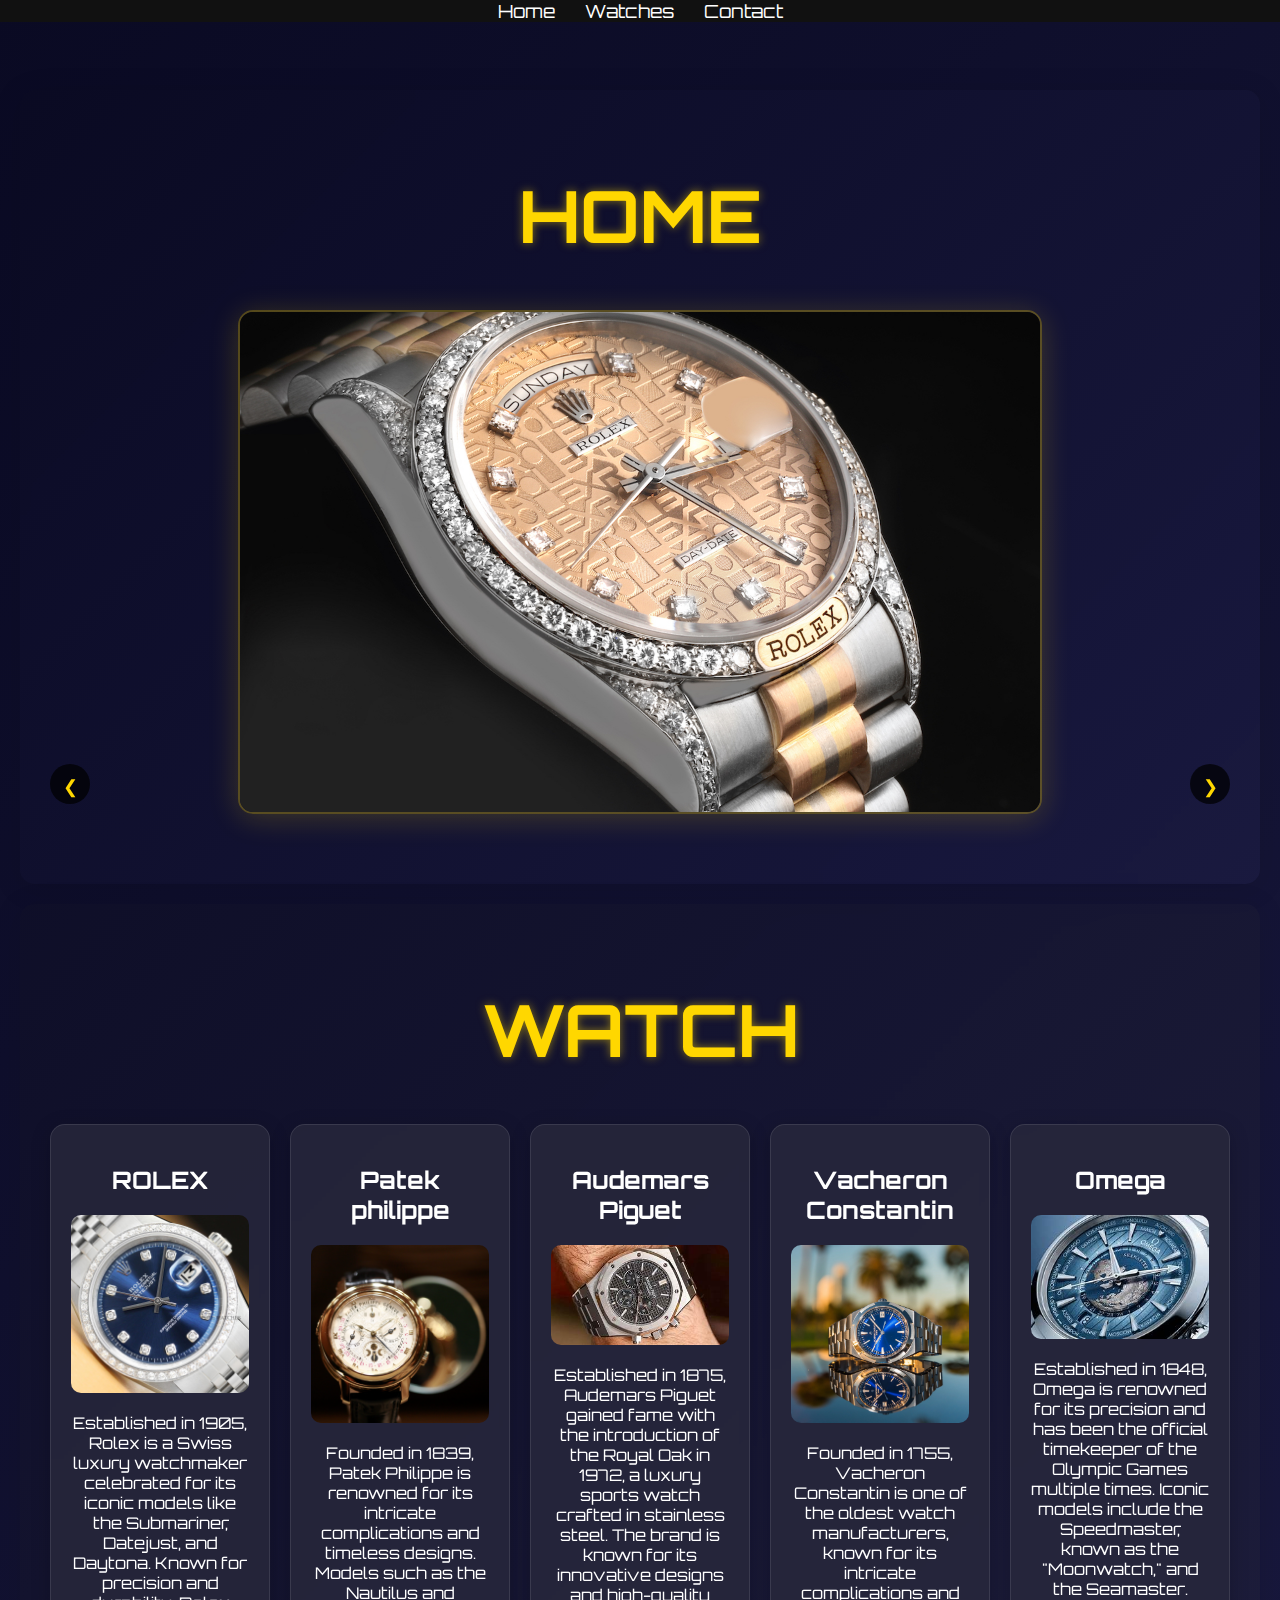
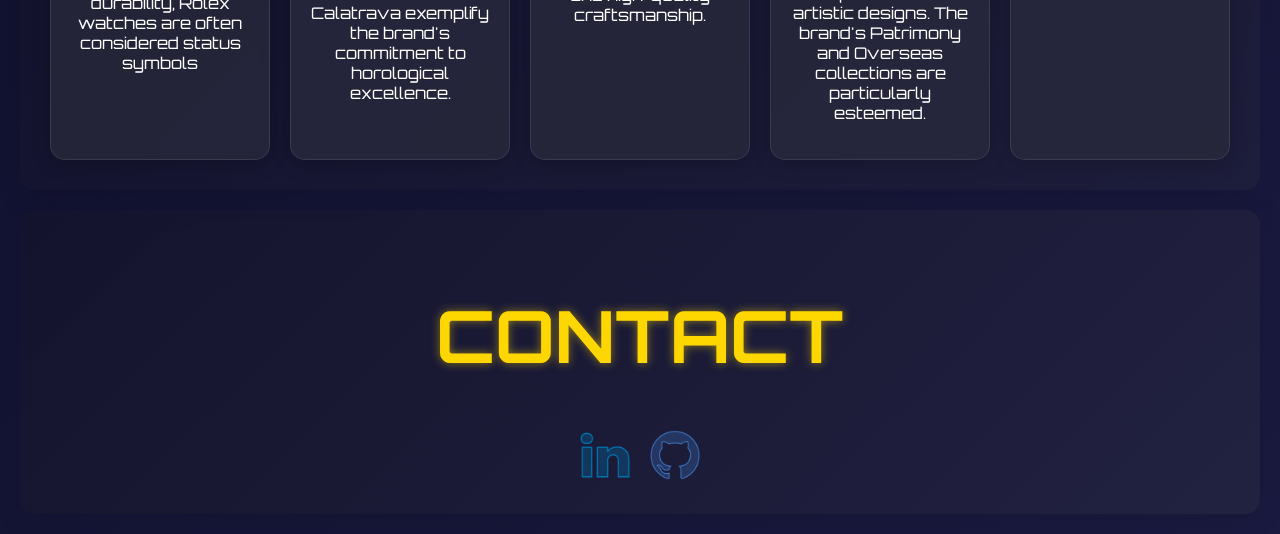
<file: PRODIGY_WD_01/index.html>
<!DOCTYPE html>
<html lang="en">
<head>
    <meta charset="UTF-8">
    <meta name="viewport" content="width=device-width, initial-scale=1.0">
    <title>Luxury Watches Collection</title>
    <link rel="stylesheet" href="styles.css">
    <link href="https://fonts.googleapis.com/css2?family=Orbitron:wght@700&display=swap" rel="stylesheet">
</head>
<body>
    <nav id="watches-nav">
        <ul>
            <li><a href="#home">Home</a></li>
            <li><a href="#watches">Watches</a></li>
            <li><a href="#contact">Contact</a></li>
        </ul>
    </nav>

    <div class="content">
        <section id="home">
            <h1 class="section-title">HOME</h1>
            <div class="carousel-container">
                <div class="carousel-slide">
                    <img src="property\backgroung\bg1.jpg" alt="ROLEX">
                    <img src="property\Watches\watch2.jpg" alt="Patek Philippe">
                    <img src="property\backgroung\bg3.jpg" alt="Audemars Piguet">
                    <img src="property\backgroung\bg4.webp" alt="Vacheron Constantin">
                    <img src="property\backgroung\bg5.jpg" alt="Omega">
                </div>
            </div>
            <div class="carousel-controls">
                <button class="prev">❮</button>
                <button class="next">❯</button>
            </div>
        </section>

        <section id="watches">
            <h1 class="section-title">WATCH</h1>
            <div class="watches-grid">
                <div class="watch-block">
                    <h2>ROLEX</h2>
                    <img src="property\Watches\watch1.jpg" alt="ROLEX" class="game-image" data-img-src="watch1.jpg">
                    <p>Established in 1905, Rolex is a Swiss luxury watchmaker celebrated for its iconic models like the Submariner, Datejust, and Daytona. Known for precision and durability, Rolex watches are often considered status symbols</p>
                </div>
                <div class="watch-block">
                    <h2>Patek philippe</h2>
                    <img src="property\Watches\watch2.jpg" alt="Patek philippe" class="game-image" data-img-src="watch2.jpg">
                    <p>Founded in 1839, Patek Philippe is renowned for its intricate complications and timeless designs. Models such as the Nautilus and Calatrava exemplify the brand's commitment to horological excellence.</p>
                </div>
                <div class="watch-block">
                    <h2>Audemars Piguet</h2>
                    <img src="property\Watches\watch 3.jpeg" alt="Audemars Piguet" class="game-image" data-img-src="watch 3.jpeg">
                    <p>Established in 1875, Audemars Piguet gained fame with the introduction of the Royal Oak in 1972, a luxury sports watch crafted in stainless steel. The brand is known for its innovative designs and high-quality craftsmanship.</p>
                </div>
                <div class="watch-block">
                    <h2>Vacheron Constantin</h2>
                    <img src="property\Watches\watch4.webp" alt="Vacheron Constantin" class="game-image" data-img-src="watch4.webp">
                    <p>Founded in 1755, Vacheron Constantin is one of the oldest watch manufacturers, known for its intricate complications and artistic designs. The brand's Patrimony and Overseas collections are particularly esteemed.</p>
                </div>
                <div class="watch-block">
                    <h2>Omega</h2>
                    <img src="property\Watches\watch 5.jpeg" alt="Omega" class="game-image" data-img-src="watch 5.jpeg">
                    <p>Established in 1848, Omega is renowned for its precision and has been the official timekeeper of the Olympic Games multiple times. Iconic models include the Speedmaster, known as the "Moonwatch," and the Seamaster.</p>
                </div>
            </div>
        </section>

        <section id="contact">
            <h1 class="section-title">CONTACT</h1>
            <div class="contact-links">
                <a href="https://www.linkedin.com/in/umarkhayyam-i-m-436550350/" target="_blank">
                    <img src="property\linkedgit\linkedinicon.png" alt="LinkedIn" class="contact-icon">
                </a>
                <a href="https://github.com/umarkhayyam-dev" target="_blank">
                    <img src="property\linkedgit\githubicon.png" alt="GitHub" class="contact-icon">
                </a>
            </div>
        </section>
    </div>

    <div id="image-popup" class="popup">
        <span class="close">&times;</span>
        <img class="popup-content" id="popup-img">
    </div>

    <script src="script.js"></script>
</body>
</html>
</file>
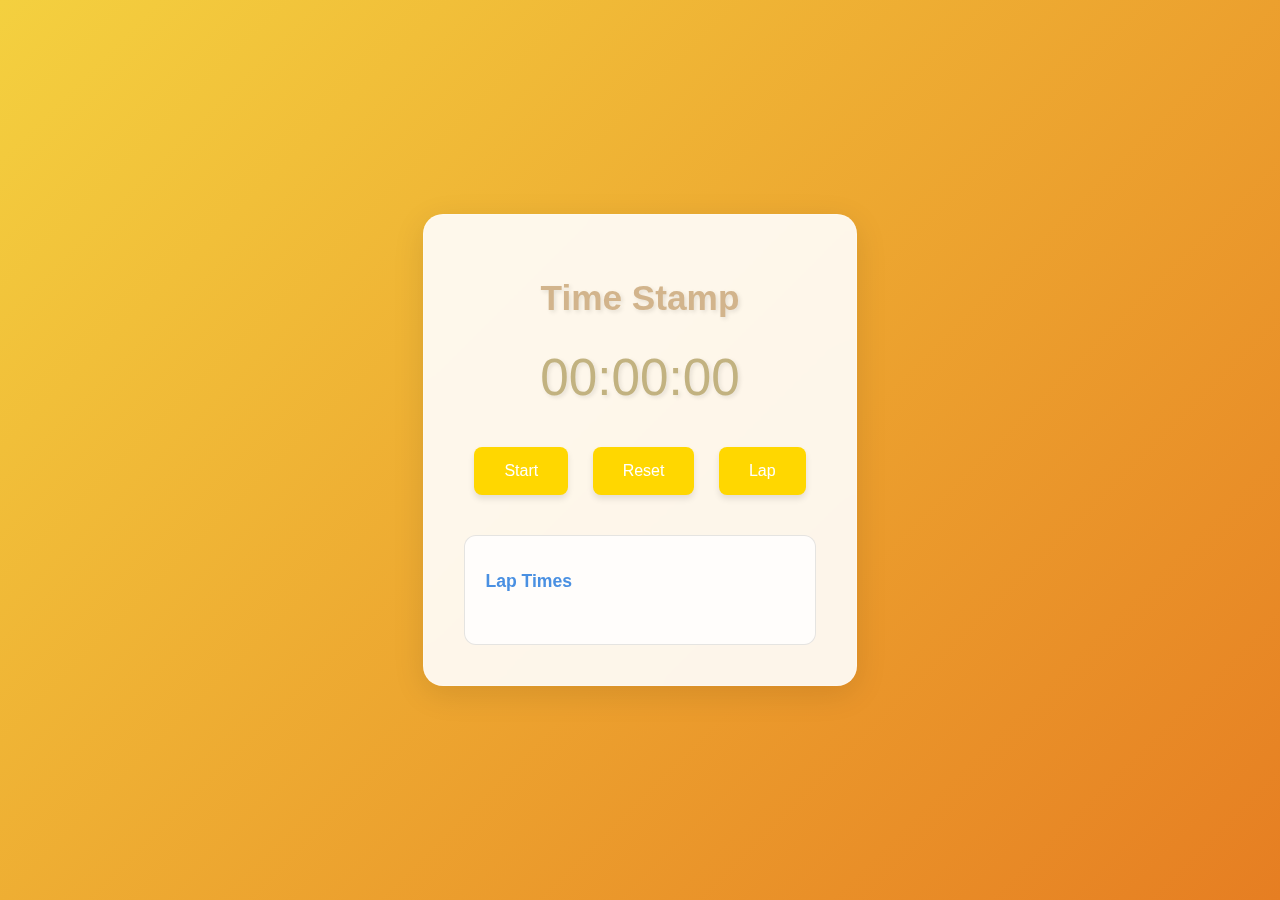
<file: PRODIGY_WD_02/index.html>
<!DOCTYPE html>
<html lang="en">
<head>
    <meta charset="UTF-8">
    <meta name="viewport" content="width=device-width, initial-scale=1.0">
    <title>Timer</title>
    <link rel="stylesheet" href="style.css">
</head>
<body>
    <div class="game-container">
        <h1>Time Stamp</h1>
        <div class="timer">
            <span id="minutes">00</span>:<span id="seconds">00</span>:<span id="milliseconds">00</span>
        </div>
        <div class="buttons">
            <button id="startStopBtn">Start</button>
            <button id="resetBtn">Reset</button>
            <button id="lapBtn">Lap</button>
        </div>
        <div class="laps">
            <h2>Lap Times</h2>
            <ul id="lapsList"></ul>
        </div>
    </div>
    <script src="script.js"></script>
</body>
</html>
</file>
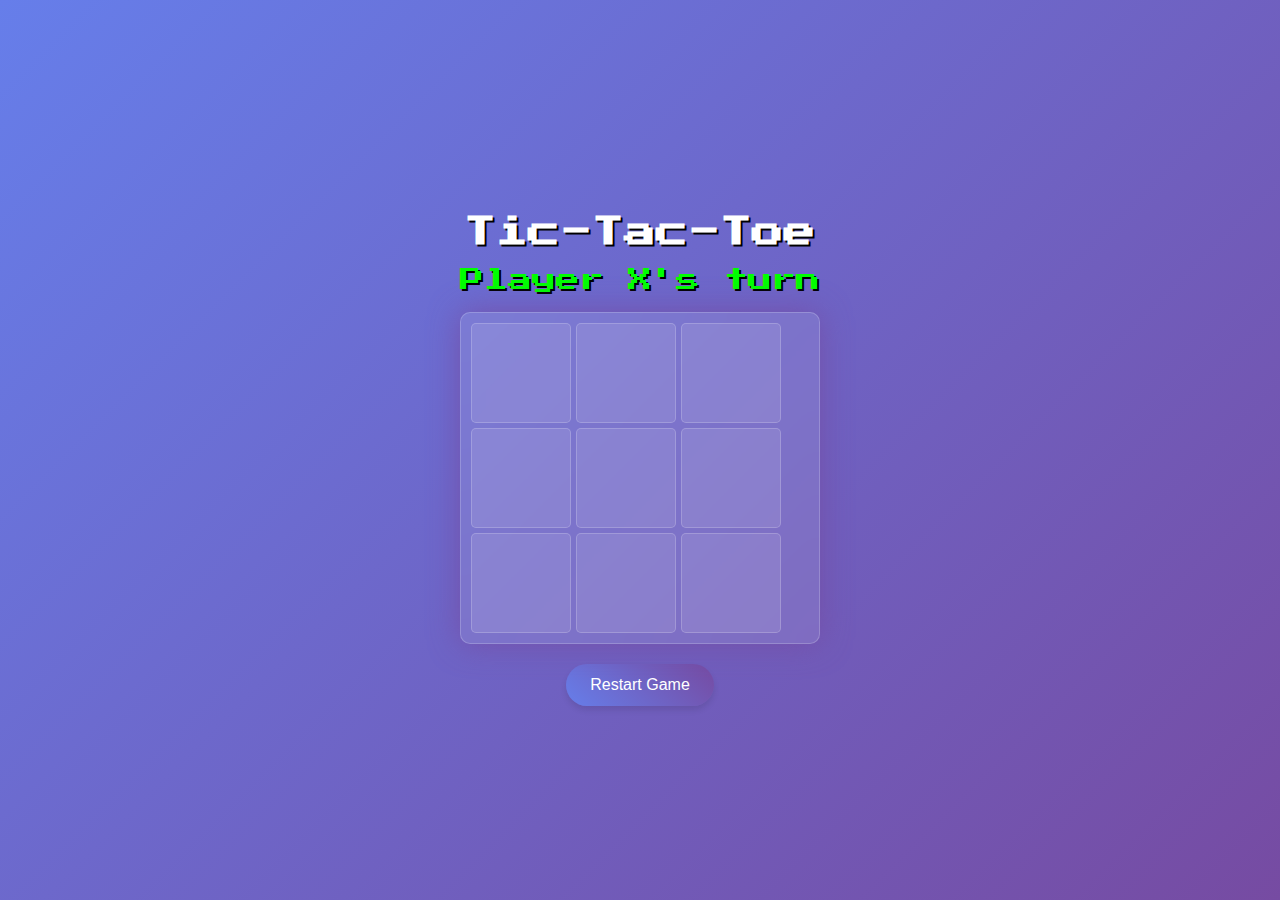
<file: PRODIGY_WD_03/index.html>
<!DOCTYPE html>
<html lang="en">
<head>
    <meta charset="UTF-8">
    <meta name="viewport" content="width=device-width, initial-scale=1.0">
    <title>Tic-Tac-Toe</title>
    <link rel="stylesheet" href="style.css">
    <link href="https://fonts.googleapis.com/css2?family=Press+Start+2P&display=swap" rel="stylesheet">
</head>
<body>
    <div class="container">
        <h1>Tic-Tac-Toe</h1>
        <div id="playerTurn" class="turn">Player X's turn</div>
        <div id="gameBoard" class="board">
            <div class="cell" data-index="0"></div>
            <div class="cell" data-index="1"></div>
            <div class="cell" data-index="2"></div>
            <div class="cell" data-index="3"></div>
            <div class="cell" data-index="4"></div>
            <div class="cell" data-index="5"></div>
            <div class="cell" data-index="6"></div>
            <div class="cell" data-index="7"></div>
            <div class="cell" data-index="8"></div>
        </div>
        <div id="gameMessage" class="message"></div>
        <button id="restartButton">Restart Game</button>
    </div>
    <script src="script.js"></script>
</body>
</html>
</file>
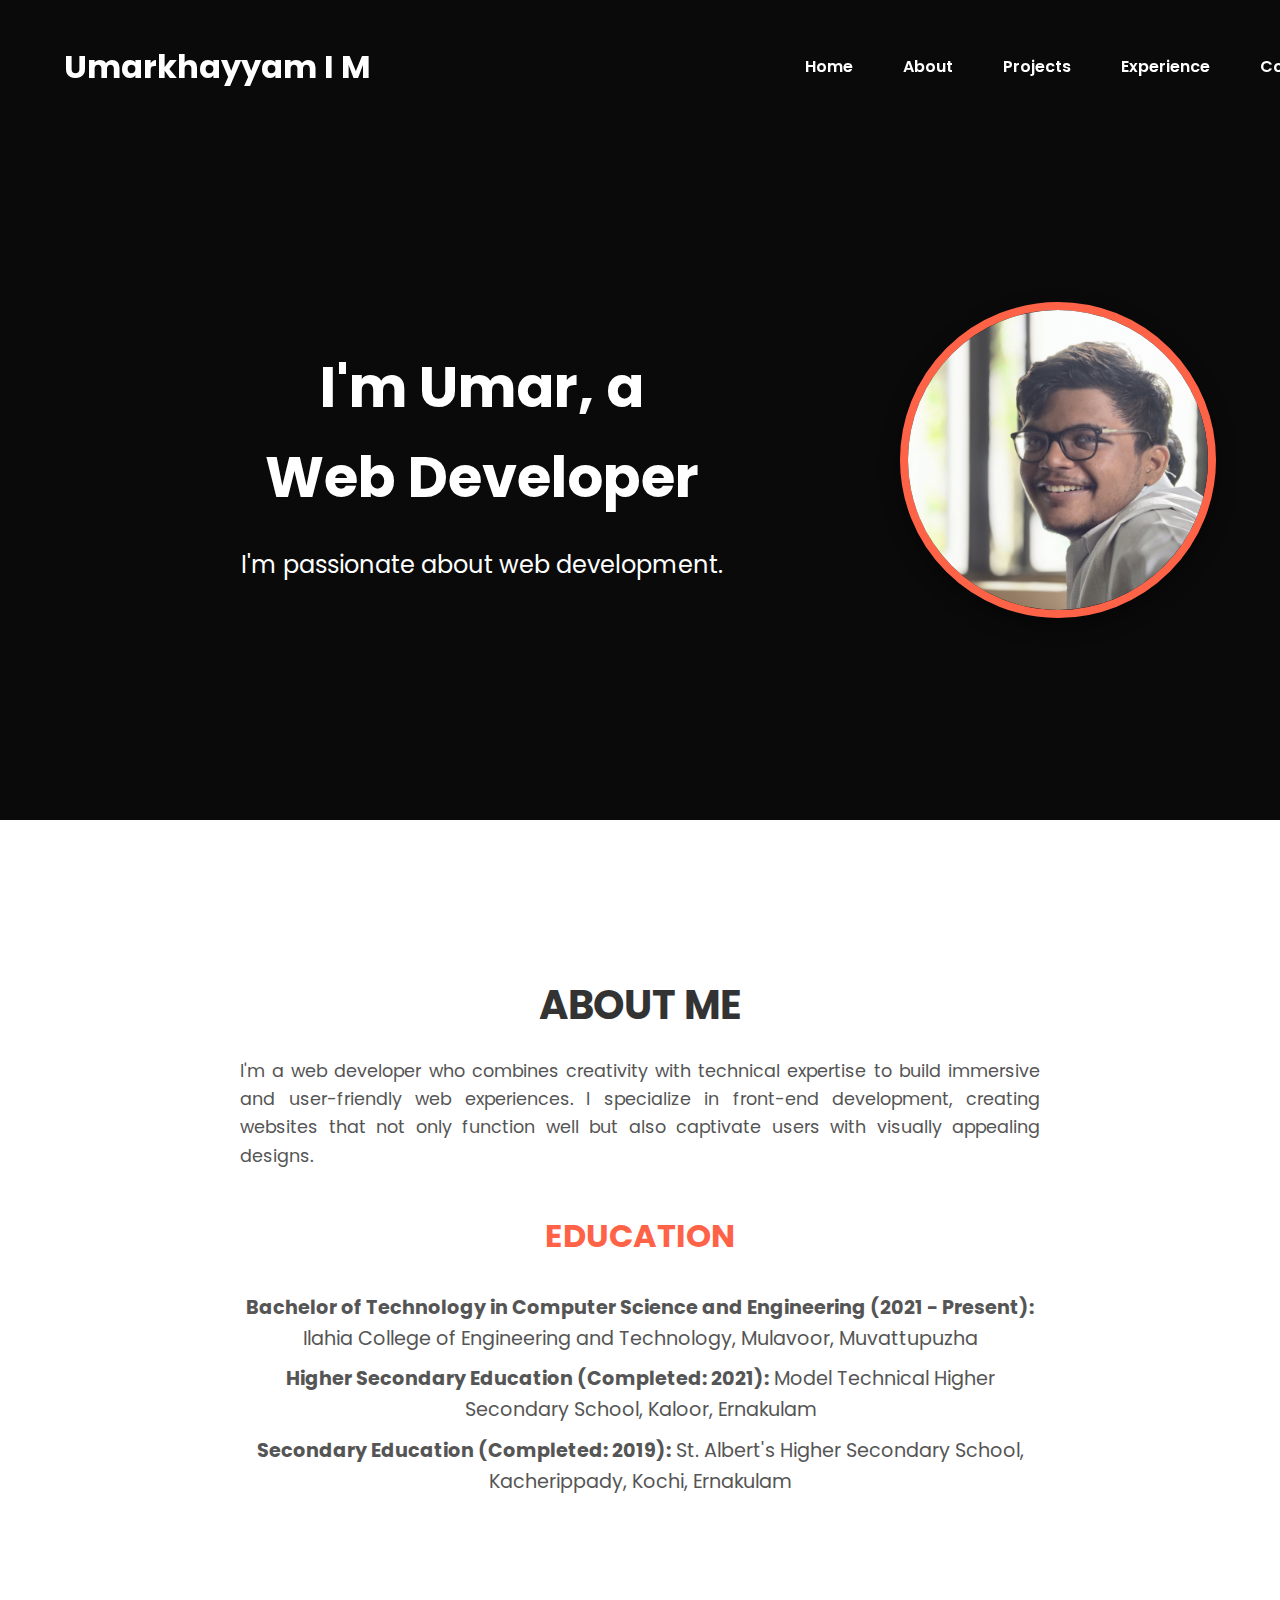
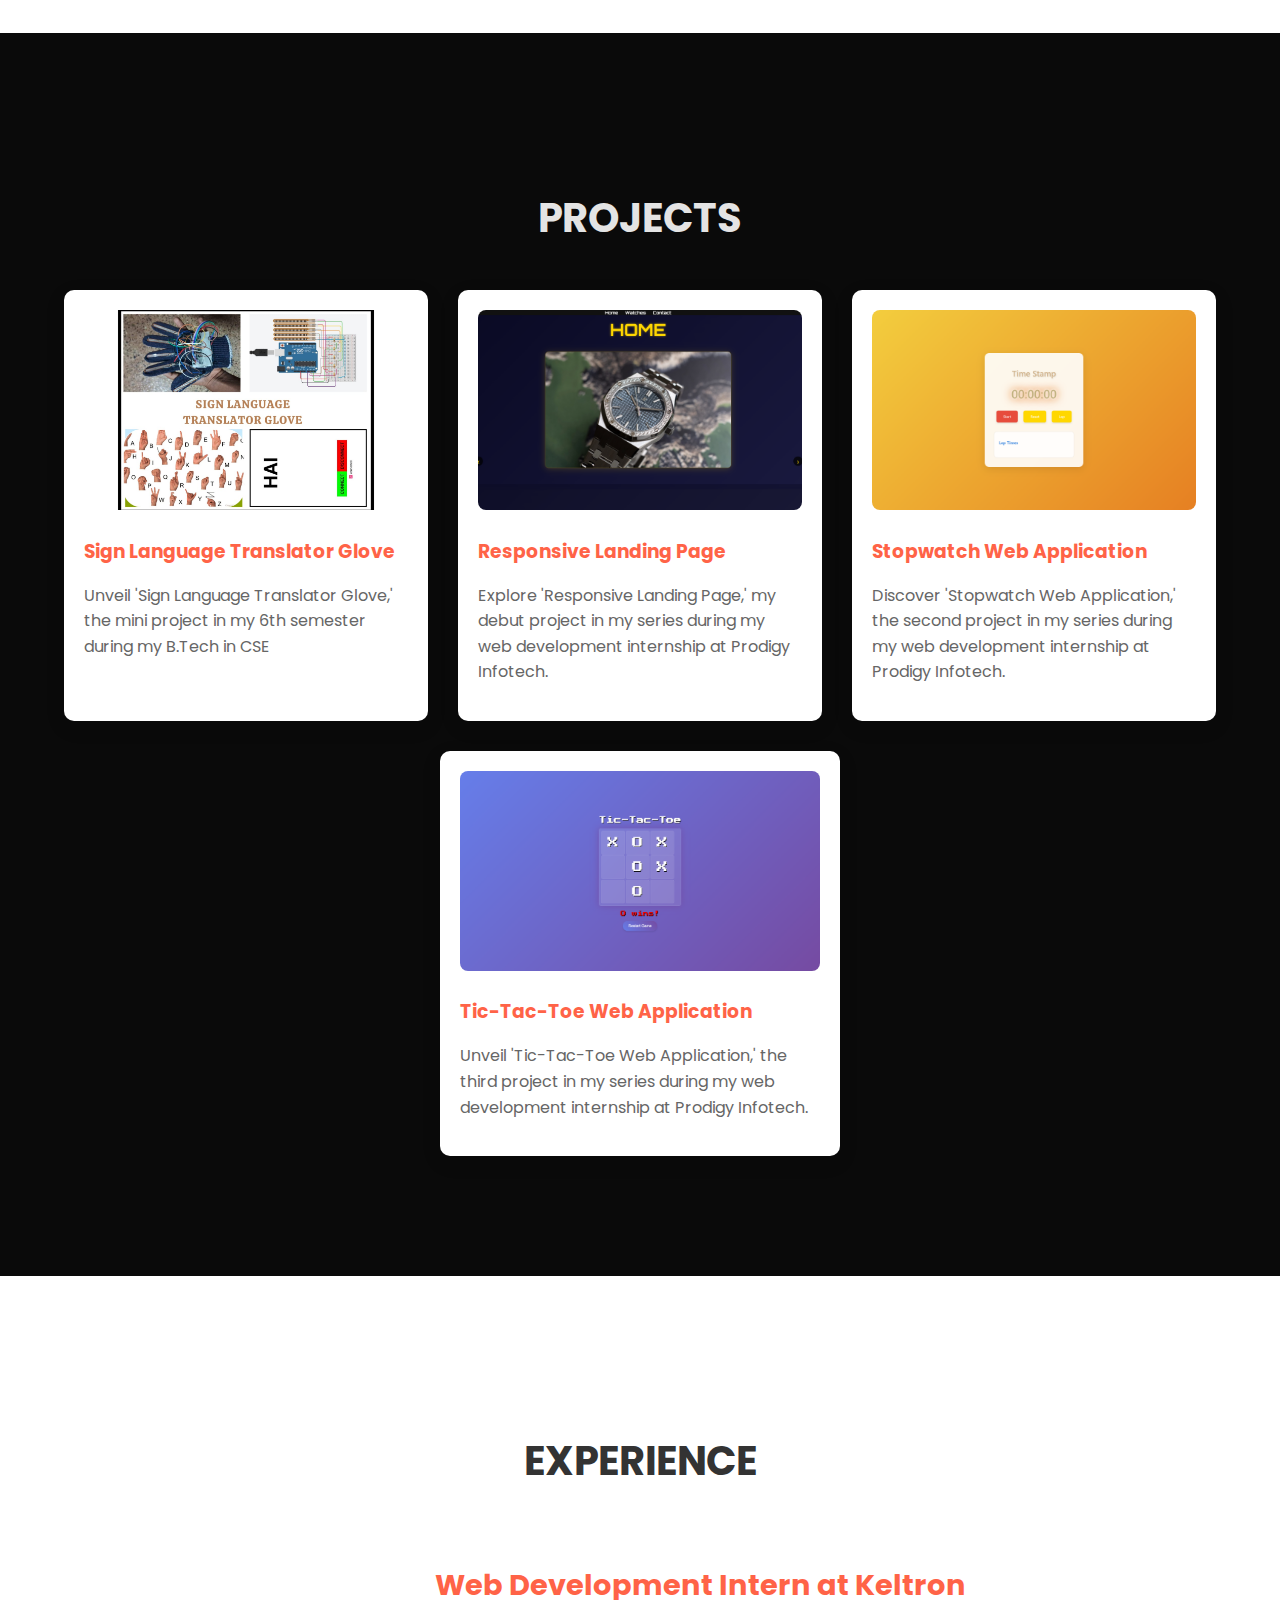
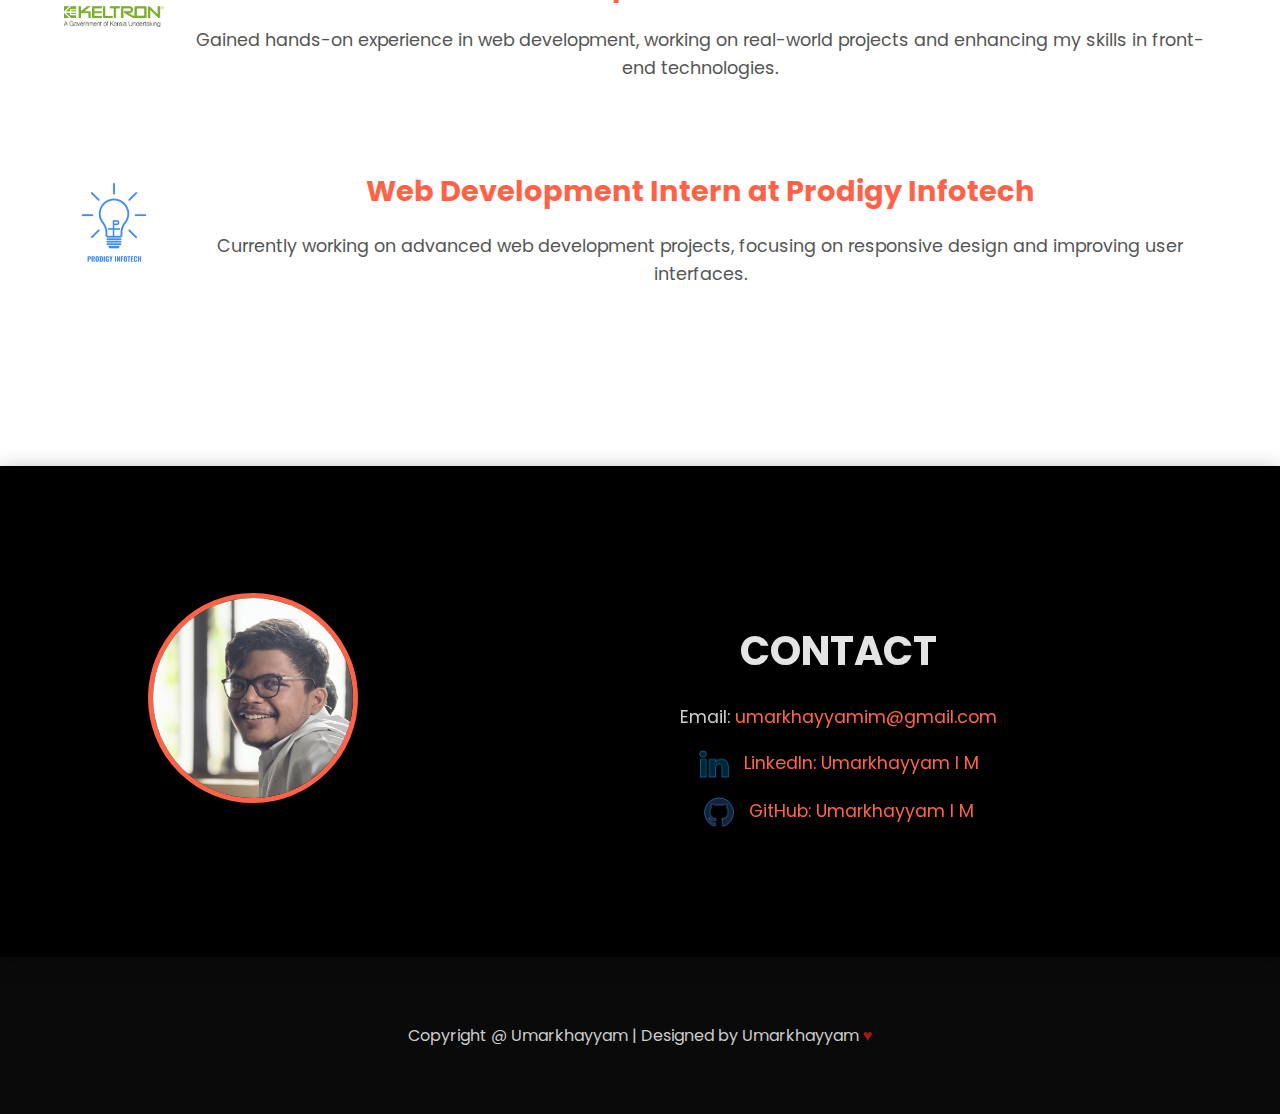
<file: PRODIGY_WD_04/index.html>
<!DOCTYPE html>
<html lang="en">
<head>
    <meta charset="UTF-8">
    <meta name="viewport" content="width=device-width, initial-scale=1.0">
    <title>Umarkhayyam I M - Portfolio</title>
    <link rel="stylesheet" href="css/styles.css">
    <link href="https://fonts.googleapis.com/css2?family=Poppins:wght@400;600&family=Montserrat:wght@700&display=swap" rel="stylesheet">
</head>
<body>
    <!-- Header Section -->
    <header id="home">
        <div class="container">
            <nav class="nav-bar">
                <h1 class="logo">Umarkhayyam I M</h1>
                <ul class="nav-links">
                    <li><a href="#home">Home</a></li>
                    <li><a href="#about">About</a></li>
                    <li><a href="#projects">Projects</a></li>
                    <li><a href="#experience">Experience</a></li>
                    <li><a href="#contact">Contact</a></li>
                </ul>
            </nav>
            <div class="hero">
                <div class="hero-text">
                    <h1>I'm Umar, a <br> Web Developer</h1>
                    <p class="tagline">I'm passionate about web development.</p>
                </div>
                <img src="images/ME1.jpg" alt="Your Photo" class="hero-profile-pic">
            </div>
        </div>
    </header>

    <!-- About Me Section -->
    <section id="about" class="section about">
        <div class="container">
            <div class="about-text">
                <h2>ABOUT ME</h2>
                <p style="text-align: justify;">
                    I'm a web developer who combines creativity with technical expertise to build immersive and user-friendly web experiences. I specialize in front-end development, creating websites that not only function well but also captivate users with visually appealing designs.
                </p>
                <h3>EDUCATION</h3>
                <ul>
                    <li><strong>Bachelor of Technology in Computer Science and Engineering (2021 - Present):</strong> Ilahia College of Engineering and Technology, Mulavoor, Muvattupuzha</li>
                    <li><strong>Higher Secondary Education (Completed: 2021):</strong> Model Technical Higher Secondary School, Kaloor, Ernakulam</li>
                    <li><strong>Secondary Education (Completed: 2019):</strong> St. Albert's Higher Secondary School, Kacherippady, Kochi, Ernakulam</li>
                </ul>
            </div>
        </div>
    </section>

    <!-- Projects Section -->
    <section id="projects" class="section projects">
        <div class="container">
            <h2>PROJECTS</h2>
            <div class="project-grid">
                <div class="project">
                    <img src="images/sltg.jpg" alt="Project 1" class="project-img">
                    <h3>Sign Language Translator Glove</h3>
                    <p>Unveil 'Sign Language Translator Glove,' the mini project in my 6th semester during my B.Tech in CSE</p>
                </div>
                <div class="project">
                    <img src="images/resplanpg.png" alt="Project 2" class="project-img">
                    <h3>Responsive Landing Page</h3>
                    <p>Explore 'Responsive Landing Page,' my debut project in my series during my web development internship at Prodigy Infotech.</p>
                </div>
                <div class="project">
                    <img src="images/stopwatch.png" alt="Project 3" class="project-img">
                    <h3>Stopwatch Web Application</h3>
                    <p>Discover 'Stopwatch Web Application,' the second project in my series during my web development internship at Prodigy Infotech.</p>
                </div>
                <div class="project">
                    <img src="images/tictactoe.png" alt="Project 4" class="project-img">
                    <h3>Tic-Tac-Toe Web Application</h3>
                    <p>Unveil 'Tic-Tac-Toe Web Application,' the third project in my series during my web development internship at Prodigy Infotech.</p>
                </div>
            </div>
        </div>
    </section>

    <!-- Experience Section -->
    <section id="experience" class="section experience">
        <div class="container">
            <h2 class="experience-heading">EXPERIENCE</h2>
            <div class="experience-item">
                <img src="images/keltron-logo.png" alt="Keltron Logo" class="experience-logo">
                <div>
                    <h3>Web Development Intern at Keltron</h3>
                    <p>Gained hands-on experience in web development, working on real-world projects and enhancing my skills in front-end technologies.</p>
                </div>
            </div>
            <div class="experience-item">
                <img src="images/prodigy-logo.png" alt="Prodigy Infotech Logo" class="experience-logo">
                <div>
                    <h3>Web Development Intern at Prodigy Infotech</h3>
                    <p>Currently working on advanced web development projects, focusing on responsive design and improving user interfaces.</p>
                </div>
            </div>
        </div>
    </section>

    <!-- Contact Section -->
    <section id="contact" class="section contact">
        <div class="container contact-container">
            <div class="contact-photo">
                <img src="images/ME1.jpg" alt="Your Photo" class="contact-img">
            </div>
            <div class="contact-info">
                <h2>CONTACT</h2>
                <p>Email: <a href="mailto:umarkhayyamim@gmail.com">umarkhayyamim@gmail.com</a></p>
                <p>
                    <a href="https://www.linkedin.com/in/umarkhayyam-i-m-436550350/" target="_blank">
                        <img src="images/linkedinicon.png" alt="LinkedIn" class="contact-icon"> LinkedIn: Umarkhayyam I M
                    </a>
                </p>
                <p>
                    <a href="https://github.com/umarkhayyam-dev" target="_blank">
                        <img src="images/githubicon.png" alt="GitHub" class="contact-icon"> GitHub: Umarkhayyam I M
                    </a>
                </p>
            </div>
        </div>
    </section>

    <!-- Separation Line -->
    <div class="separation-line"></div>

    <footer>
        <div class="container">
            <p> Copyright @ Umarkhayyam | Designed by Umarkhayyam <span class="heart">♥</span></p>
        </div>
    </footer>

    <script src="js/script.js"></script>
</body>
</html>
</file>
<file: PRODIGY_WD_01/styles.css>
/* Body Styles */
body {
    font-family: 'Orbitron', Arial, sans-serif;
    margin: 0;
    padding: 0;
    background: linear-gradient(135deg, #0a0a23 0%, #1a1a40 100%);
    color: #ffffff;
}

/* Navigation Bar Styles */
nav {
    position: fixed;
    top: 0;
    width: 100%;
    background-color: #111;
    z-index: 1000;
    transition: background-color 0.3s ease;
}

nav ul {
    list-style: none;
    margin: 0;
    padding: 0;
    display: flex;
    justify-content: center;
}

nav ul li {
    margin: 0 15px;
}

nav ul li a {
    text-decoration: none;
    color: #ffffff;
    font-size: 18px;
    transition: color 0.3s ease, transform 0.3s ease;
}

nav ul li a:hover {
    color: #ffd700;
    transform: scale(1.1);
}

/* Content Styles */
.content {
    padding-top: 70px;
}

/* Section Title Styles */
.section-title {
    text-align: center;
    font-size: 72px;
    color: #ffd700;
    margin: 50px 0;
    font-family: 'Orbitron', sans-serif;
    text-shadow: 0 0 10px rgba(255, 215, 0, 0.5);
}

/* Section Styles */
section {
    padding: 50px;
    margin: 50px 0;
}

#home {
    background: linear-gradient(135deg, rgba(10,10,35,0.9) 0%, rgba(26,26,64,0.9) 100%);
    backdrop-filter: blur(5px);
    border-radius: 15px;
    margin: 20px;
    padding: 30px;
    box-shadow: 0 4px 30px rgba(0, 0, 0, 0.1);
}

#watches {
    background: linear-gradient(135deg, rgba(15,15,40,0.9) 0%, rgba(30,30,60,0.9) 100%);
    backdrop-filter: blur(5px);
    border-radius: 15px;
    margin: 20px;
    padding: 30px;
    box-shadow: 0 4px 30px rgba(0, 0, 0, 0.1);
}

#contact {
    background: linear-gradient(135deg, rgba(20,20,45,0.9) 0%, rgba(35,35,65,0.9) 100%);
    backdrop-filter: blur(5px);
    border-radius: 15px;
    margin: 20px;
    padding: 30px;
    box-shadow: 0 4px 30px rgba(0, 0, 0, 0.1);
}

/* Carousel Styles */
.carousel-container {
    position: relative;
    max-width: 800px;
    margin: 0 auto;
    overflow: hidden;
    border-radius: 15px;
    border: 2px solid rgba(255, 215, 0, 0.3);
    box-shadow: 0 4px 30px rgba(255, 215, 0, 0.2);
}

.carousel-slide {
    display: flex;
    transition: transform 0.4s ease-in-out;
}

.carousel-slide img {
    min-width: 100%;
    height: auto;
    max-height: 500px;
    object-fit: cover;
}

/* Carousel Controls */
.carousel-controls {
    position: relative;
    top: -50px;
    display: flex;
    justify-content: space-between;
    width: 100%;
    pointer-events: none;
}

.carousel-controls button {
    background-color: rgba(0, 0, 0, 0.7);
    border: none;
    color: #ffd700;
    font-size: 18px;
    padding: 12px;
    cursor: pointer;
    pointer-events: all;
    border-radius: 50%;
    width: 40px;
    height: 40px;
    transition: all 0.3s ease;
}

.carousel-controls button:hover {
    background-color: rgba(255, 215, 0, 0.8);
    color: #000;
    transform: scale(1.1);
}

/* Watches Grid Styles */
.watches-grid {
    display: grid;
    grid-template-columns: repeat(auto-fit, minmax(200px, 1fr));
    gap: 20px;
    margin-top: 20px;
}

.watch-block {
    background: rgba(40, 40, 60, 0.8);
    padding: 20px;
    border-radius: 15px;
    text-align: center;
    backdrop-filter: blur(5px);
    border: 1px solid rgba(255, 255, 255, 0.1);
    transition: all 0.3s ease;
    box-shadow: 0 4px 20px rgba(0, 0, 0, 0.2);
}

.watch-block:hover {
    transform: translateY(-5px);
    box-shadow: 0 8px 30px rgba(255, 215, 0, 0.3);
}

.watch-block img {
    max-width: 100%;
    height: auto;
    cursor: pointer;
    border-radius: 10px;
    transition: transform 0.3s ease;
}

.watch-block img:hover {
    transform: scale(1.05);
}

/* Contact Section Styles */
.contact-links {
    display: flex;
    justify-content: center;
    align-items: center;
    gap: 20px;
    margin-top: 20px;
}

.contact-icon {
    width: 50px;
    height: 50px;
    transition: transform 0.3s ease;
}

.contact-icon:hover {
    transform: scale(1.2);
}

/* Popup Styles */
.popup {
    display: none;
    position: fixed;
    z-index: 1001;
    padding-top: 60px;
    left: 0;
    top: 0;
    width: 100%;
    height: 100%;
    overflow: auto;
    background-color: rgba(0, 0, 0, 0.9);
}

.popup-content {
    margin: auto;
    display: block;
    width: 80%;
    max-width: 700px;
}

.close {
    position: absolute;
    top: 20px;
    right: 35px;
    color: #fff;
    font-size: 40px;
    font-weight: bold;
    transition: 0.3s;
}

.close:hover,
.close:focus {
    color: #bbb;
    text-decoration: none;
    cursor: pointer;
}
</file>
<file: PRODIGY_WD_02/style.css>
body {
    font-family: 'Segoe UI', Tahoma, Geneva, Verdana, sans-serif;
    background: linear-gradient(135deg, #f4d03f, #e67e22);
    display: flex;
    justify-content: center;
    align-items: center;
    height: 100vh;
    margin: 0;
    color: #333;
}

.game-container {
    text-align: center;
    background: rgba(255, 255, 255, 0.9);
    padding: 40px;
    border-radius: 20px;
    box-shadow: 0 8px 32px rgba(0, 0, 0, 0.1);
    backdrop-filter: blur(10px);
    border: 1px solid rgba(255, 255, 255, 0.3);
}

h1 {
    margin-bottom: 30px;
    font-size: 2.2em;
    color: #d2b48c;
    font-weight: 600;
    text-shadow: 2px 2px 4px rgba(0, 0, 0, 0.1);
}

.timer {
    font-size: 3.2em;
    margin-bottom: 30px;
    color: #c2b280;
    font-weight: 500;
    letter-spacing: normal;
    text-shadow: 2px 2px 4px rgba(0, 0, 0, 0.1);
    animation: glow 1.5s ease-in-out infinite alternate;
}

@keyframes glow {
    from {
        text-shadow: 0 0 10px #fff, 0 0 20px #fff, 0 0 30px #e67e22, 0 0 40px #e67e22;
    }
    to {
        text-shadow: 0 0 20px #fff, 0 0 30px #e67e22, 0 0 40px #e67e22, 0 0 50px #e67e22;
    }
}

.buttons {
    margin-bottom: 25px;
}

button {
    font-family: 'Segoe UI', sans-serif;
    font-size: 1em;
    padding: 15px 30px;
    margin: 10px;
    border: none;
    border-radius: 8px;
    cursor: pointer;
    background-color: #ffd700;
    color: #ffffff;
    transition: all 0.3s ease;
    box-shadow: 0 4px 6px rgba(0, 0, 0, 0.1);
}

button:active {
    transform: translateY(2px);
    box-shadow: 0 2px 4px rgba(0, 0, 0, 0.1);
}

button:hover {
    background-color: #ffc700;
    transform: translateY(-2px);
    box-shadow: 0 6px 12px rgba(0, 0, 0, 0.2);
}

.laps {
    margin-top: 30px;
    text-align: left;
    color: #666;
    background: rgba(255, 255, 255, 0.8);
    padding: 20px;
    border-radius: 12px;
    border: 1px solid rgba(0, 0, 0, 0.1);
}

.laps h2 {
    margin-bottom: 15px;
    font-size: 1.1em;
    color: #4a90e2;
}

#lapsList {
    list-style: none;
    padding: 0;
    max-height: 150px;
    overflow-y: auto;
}

#lapsList li {
    font-size: 1em;
    padding: 8px 0;
    border-bottom: 1px solid #eee;
    color: #444;
}
</file>
<file: PRODIGY_WD_03/style.css>
body {
    font-family: 'Press Start 2P', cursive;
    display: flex;
    justify-content: center;
    align-items: center;
    height: 100vh;
    margin: 0;
    background: linear-gradient(135deg, #667eea 0%, #764ba2 100%);
    color: #ffffff;
    text-shadow: 2px 2px #000;
    animation: gradientAnimation 10s ease infinite;
}

@keyframes gradientAnimation {
    0% { background-position: 0% 50%; }
    50% { background-position: 100% 50%; }
    100% { background-position: 0% 50%; }
}


.container {
    text-align: center;
}

h1 {
    margin-bottom: 20px;
    font-size: 2rem;
}

.board {
    display: grid;
    grid-template-columns: repeat(3, 100px);
    grid-template-rows: repeat(3, 100px);
    gap: 5px;
    margin-bottom: 20px;
    background-color: rgba(255, 255, 255, 0.1);
    padding: 10px;
    border-radius: 10px;
    box-shadow: 0 0 30px rgba(118, 75, 162, 0.8);
    backdrop-filter: blur(10px);
    border: 1px solid rgba(255, 255, 255, 0.2);
}


.cell {
    background-color: rgba(255, 255, 255, 0.1);
    display: flex;
    justify-content: center;
    align-items: center;
    font-size: 3rem;
    cursor: pointer;
    color: #ffffff;
    border-radius: 5px;
    transition: all 0.3s ease;
    border: 1px solid rgba(255, 255, 255, 0.2);
}

.cell:hover {
    background-color: rgba(255, 255, 255, 0.2);
    transform: scale(1.05);
    box-shadow: 0 0 15px rgba(118, 75, 162, 0.5);
}


.message {
    font-size: 1.5rem;
    margin-bottom: 20px;
}

button {
    padding: 12px 24px;
    font-size: 1rem;
    cursor: pointer;
    background: linear-gradient(45deg, #667eea, #764ba2);
    border: none;
    color: #ffffff;
    border-radius: 25px;
    transition: all 0.3s ease;
    box-shadow: 0 4px 6px rgba(0, 0, 0, 0.1);
}

button:hover {
    transform: translateY(-2px);
    box-shadow: 0 6px 12px rgba(118, 75, 162, 0.4);
}

button:active {
    transform: translateY(0);
    box-shadow: 0 4px 6px rgba(0, 0, 0, 0.1);
}



.turn {
    font-size: 1.5rem;
    margin-bottom: 20px;
    color: #00ff00;
}
</file>
<file: PRODIGY_WD_04/css/styles.css>
/* Global Styling */
body {
    font-family: 'Poppins', sans-serif;
    margin: 0;
    padding: 0;
    line-height: 1.6;
    overflow-x: hidden;
}

/* Container */
.container {
    width: 90%;
    max-width: 1200px;
    margin: 0 auto;
    padding: 20px;
}

/* Navigation Bar */
.nav-bar {
    display: flex;
    justify-content: space-between;
    align-items: center;
    padding: 20px 0;
    background-color: rgba(10, 10, 10, 0.9); /* Semi-transparent background for visibility */
    position: fixed;
    width: 100%;
    top: 0;
    z-index: 9999; /* Ensure it stays on top */
}

.nav-links {
    list-style: none;
    display: flex;
    gap: 20px;
}

.nav-links li a {
    text-decoration: none;
    color: #fff;
    font-weight: 600;
    padding: 10px 15px;
    border-radius: 5px;
    transition: background-color 0.3s ease, color 0.3s ease;
    z-index: 10000; /* High z-index for links */
}

.nav-links li a:hover {
    background-color: #ff6347;
    color: #fff;
}

/* Hero Section (Home) */
header {
    height: 80vh; /* Reduced height to avoid overlap */
    background-color: #0a0a0a;
    color: #fff;
    display: flex;
    align-items: center;
    justify-content: center;
    text-align: center;
    padding-top: 100px;
    position: relative;
    z-index: 1;
}

.hero {
    display: flex;
    align-items: center;
    justify-content: space-between;
    z-index: 1; /* Lower than nav-bar */
}

.hero-text {
    flex: 1;
    z-index: 1; /* Lower than nav-bar */
}

.hero h1 {
    font-size: 3.5rem; /* Slightly smaller font size */
    margin-bottom: 20px;
}

.hero .tagline {
    font-size: 1.5rem;
    margin-bottom: 30px;
}

.hero-profile-pic {
    width: 300px; /* Reduced size */
    height: 300px;
    border-radius: 50%;
    border: 8px solid #ff6347;
    box-shadow: 0px 8px 20px rgba(0, 0, 0, 0.4);
    object-fit: cover;
    transition: transform 0.3s ease, box-shadow 0.3s ease;
    z-index: 1; /* Ensure it doesn't overlap the nav-bar */
}

.hero-profile-pic:hover {
    transform: scale(1.05);
    box-shadow: 0px 12px 30px rgba(0, 0, 0, 0.6);
}

/* About Section */
.about {
    padding: 100px 0;
    background-color: #fff;
    color: #333;
    position: relative;
    z-index: 1;
}

.about-text {
    max-width: 800px;
    margin: 0 auto;
    text-align: center;
}

.about h2 {
    font-size: 2.5rem;
    color: #333;
    margin-bottom: 20px;
}

.about p {
    font-size: 1.1rem;
    color: #555;
    margin-bottom: 15px;
}

.about h3 {
    font-size: 2rem;
    color: #ff6347;
    margin-top: 40px;
}

.about ul {
    list-style: none;
    padding: 0;
}

.about ul li {
    font-size: 1.2rem;
    color: #555;
    margin-bottom: 10px;
}

/* Projects Section */
.projects {
    padding: 100px 0;
    background-color: #0a0a0a;
    color: #fff;
    position: relative;
    z-index: 1;
}

.projects h2 {
    font-size: 2.5rem;
    color: #e4e4e4;
    margin-bottom: 40px;
    text-align: center;
}

.project-grid {
    display: flex;
    flex-wrap: wrap;
    gap: 30px;
    justify-content: center;
}

.project {
    flex: 1;
    min-width: 280px;
    max-width: 360px;
    background-color: #fff;
    padding: 20px;
    border-radius: 10px;
    box-shadow: 0px 6px 20px rgba(0, 0, 0, 0.1);
    transition: transform 0.3s ease, box-shadow 0.3s ease;
    color: #333;
}

.project:hover {
    transform: translateY(-10px);
    box-shadow: 0px 10px 30px rgba(0, 0, 0, 0.2);
}

.project h3 {
    margin-bottom: 15px;
    color: #ff6347;
}

.project p {
    color: #666;
}

.project-img {
    width: 100%;          /* Ensure the image takes up the full width of its container */
    height: 200px;        /* Set a fixed height for the image */
    object-fit: cover;    /* Crop the image to fit the container without distortion */
    border-radius: 8px;   /* Optional: Add some rounding to the corners */
}

/* Experience Section */
.experience {
    padding: 100px 0;
    background-color: #fff;
    color: #333;
    position: relative;
    z-index: 1;
    text-align: center; /* Centralize the content */
}

.experience-heading {
    font-size: 2.5rem;
    color: #333;
    margin-bottom: 40px;
    text-transform: uppercase;
}

.experience-item {
    display: flex;
    align-items: center;
    justify-content: center; /* Centralize the items */
    margin-bottom: 40px;
}

.experience-logo {
    width: 100px;
    margin-right: 20px;
}

.experience h3 {
    font-size: 1.8rem;
    color: #ff6347;
    margin-bottom: 10px;
}

.experience p {
    font-size: 1.1rem;
    color: #555;
}

/* Contact Section */
.contact {
    padding: 100px 0;
    background: linear-gradient(135deg, #000000, #000000);
    color: #fff;
    position: relative;
    z-index: 1;
    text-align: center; /* Centralize the content */
    box-shadow: 0px 4px 20px rgba(0, 0, 0, 0.3);
    /*border-radius: 15px; /* Rounded corners */
}

.contact-container {
    display: flex;
    align-items: center;
    justify-content: center;
    gap: 20px; /* Space between photo and info */
    flex-wrap: wrap; /* Allow wrapping on smaller screens */
}

.contact-photo {
    flex: 1;
    text-align: center;
}

.contact-img {
    width: 200px;
    height: 200px;
    border-radius: 50%;
    border: 5px solid #ff6347;
    object-fit: cover;
    box-shadow: 0px 8px 20px rgba(0, 0, 0, 0.4);
    margin-bottom: 20px; /* Add margin for spacing */
}

.contact-info {
    flex: 2;
    text-align: center; /* Centralize text */
}

.contact h2 {
    font-size: 2.5rem;
    color: #e4e4e4;
    margin-bottom: 20px;
    text-align: center;
}

.contact p {
    font-size: 1.1rem;
    color: #ccc;
    text-align: center;
    margin-bottom: 10px; /* Add margin for spacing */
}

.contact a {
    color: #ff6347;
    text-decoration: none;
    transition: color 0.3s ease;
}

.contact a:hover {
    color: #ff4500;
}

.contact-icon {
    width: 30px;
    margin-right: 10px;
    vertical-align: middle;
}

/* Footer */
footer {
    background-color: #0a0a0a;
    padding: 30px 0;
    text-align: center;
    color: #ccc;
}

footer .heart {
    color: #a01717;
}
</file>
